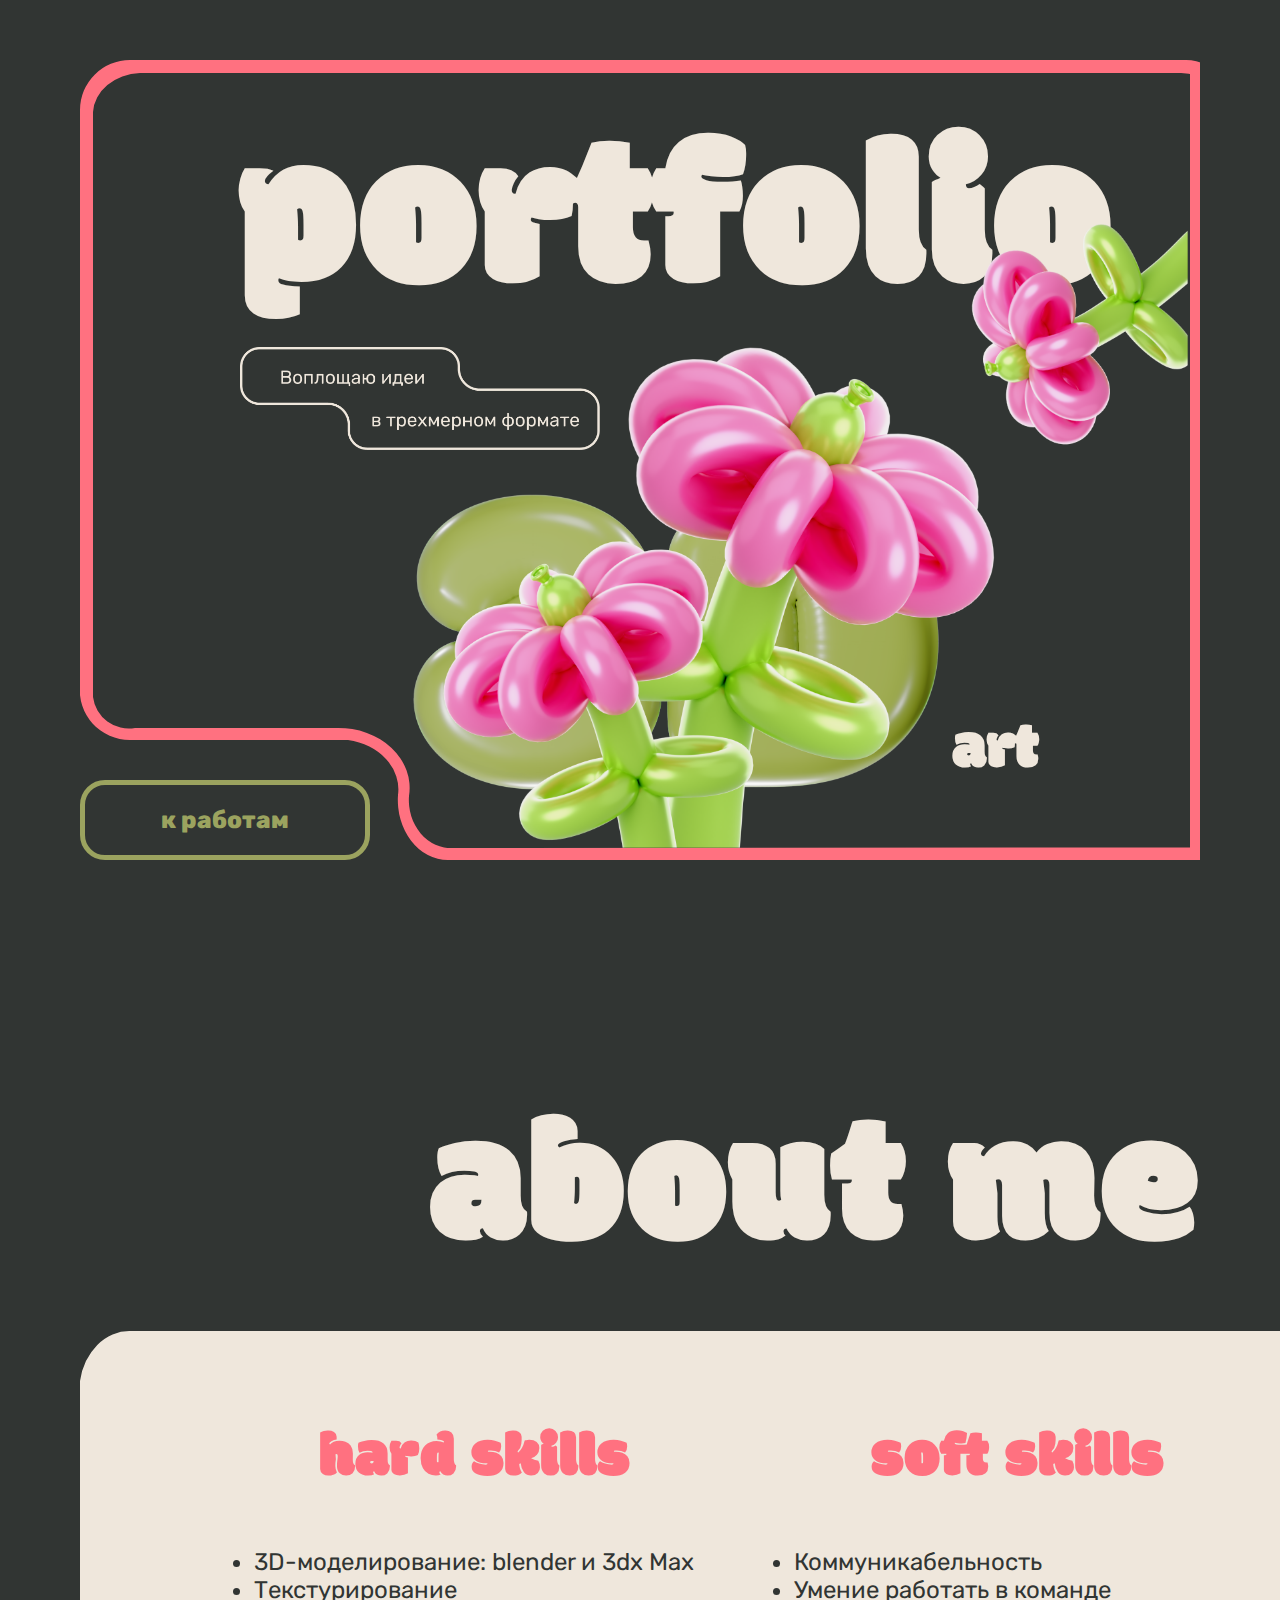
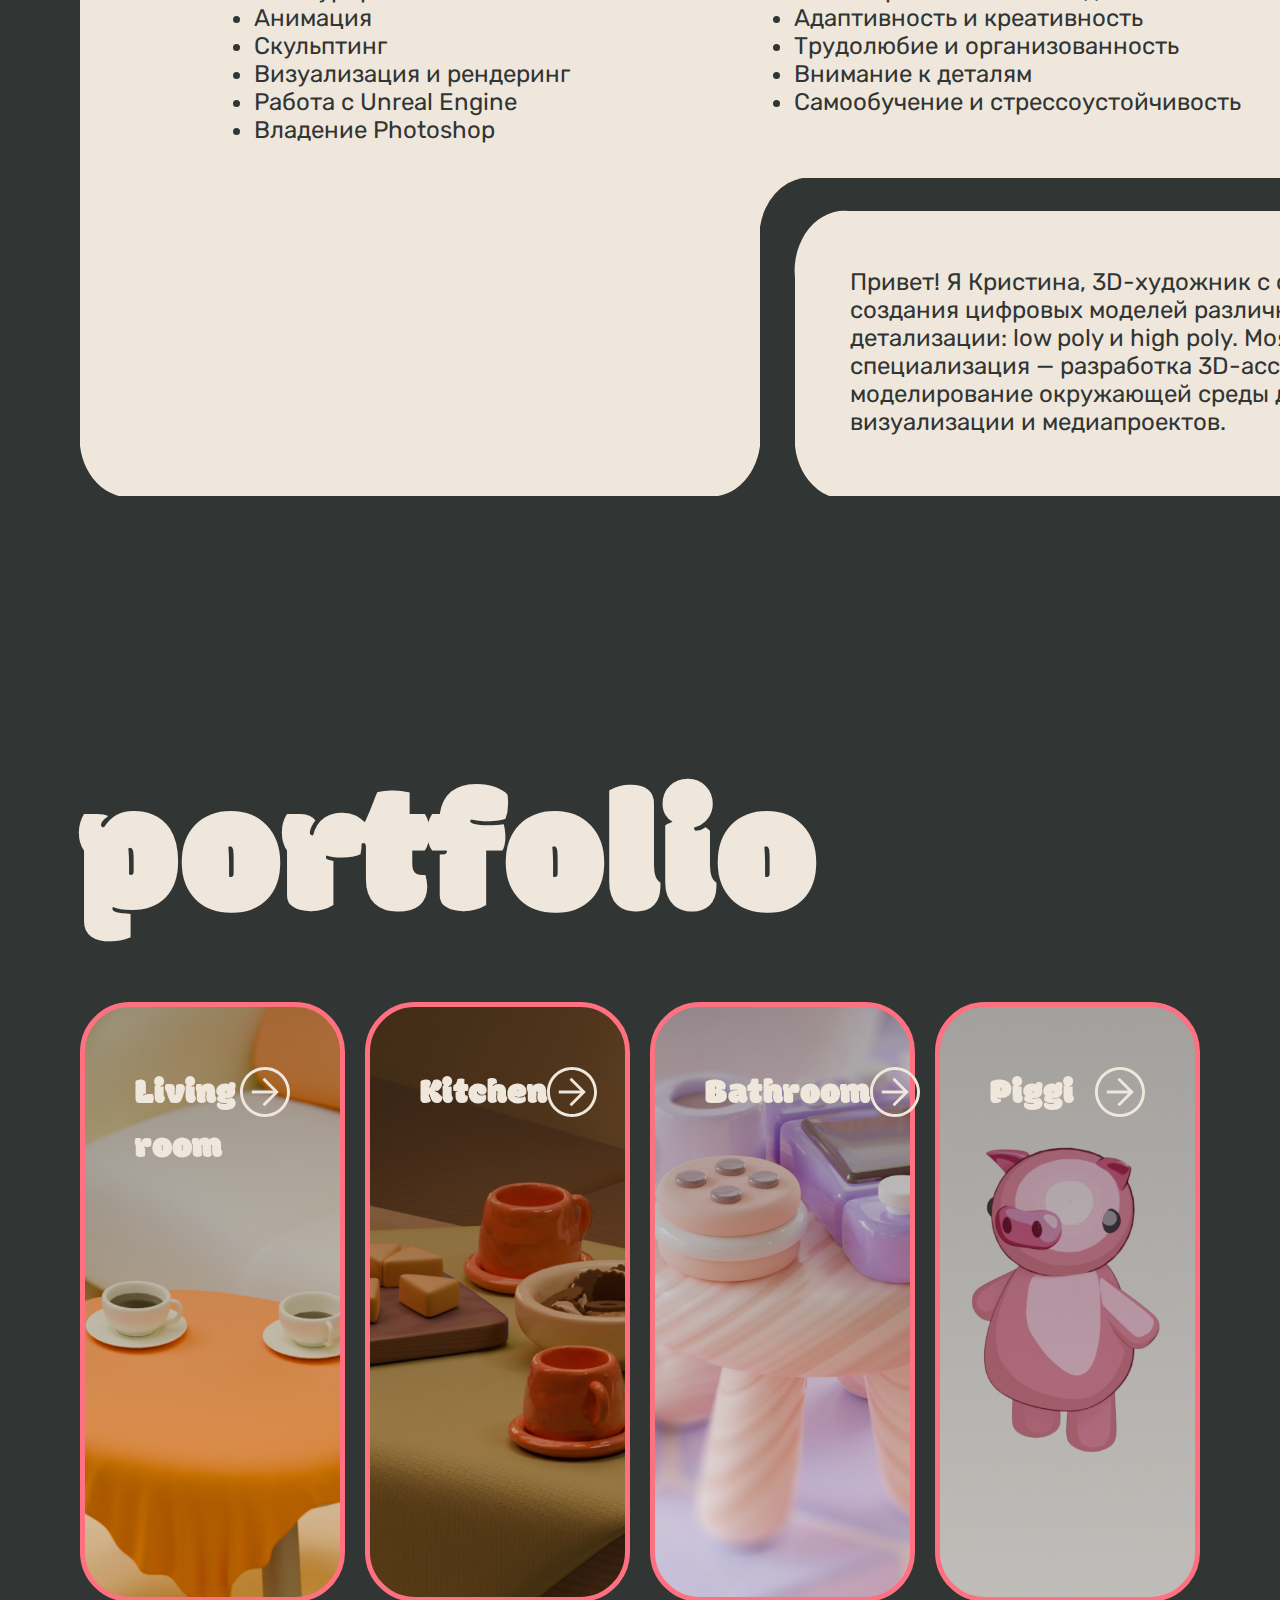
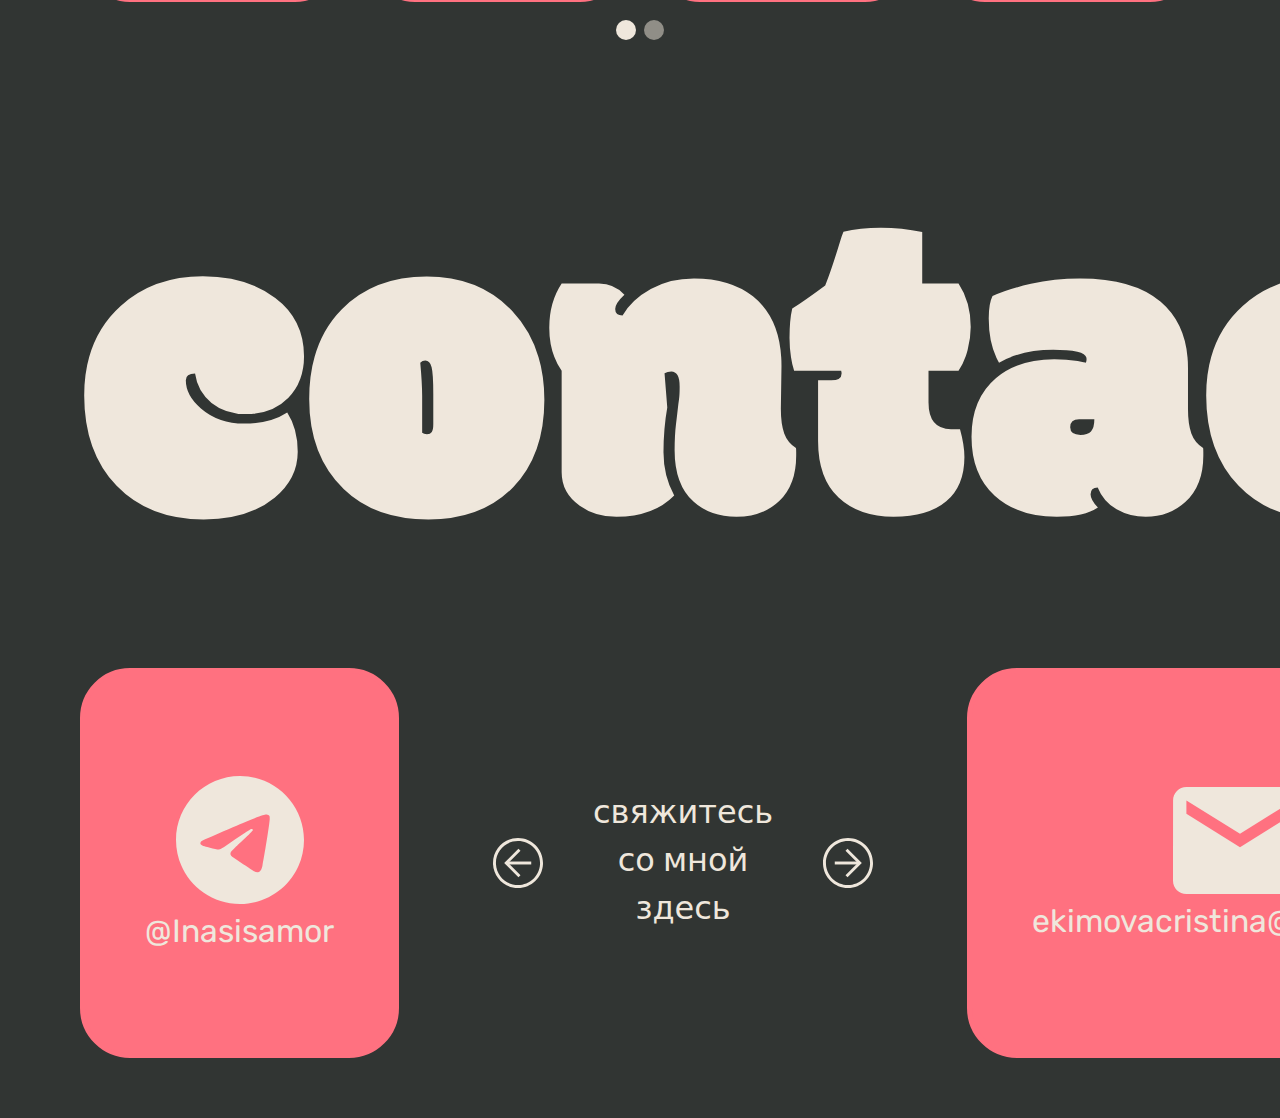
<file: index.html>
<!DOCTYPE html>
<html lang="en">
  <head>
    <meta charset="UTF-8" />
    <meta name="viewport" content="width=device-width, initial-scale=1.0" />

    <link
      rel="stylesheet"
      href="https://cdn.jsdelivr.net/npm/swiper@11/swiper-bundle.min.css"
    />
    <link rel="preconnect" href="https://fonts.googleapis.com" />
    <link rel="preconnect" href="https://fonts.gstatic.com" crossorigin />
    <link
      href="https://fonts.googleapis.com/css2?family=Modak&family=Rubik:ital,wght@0,300..900;1,300..900&display=swap"
      rel="stylesheet"
    />
    <link rel="stylesheet" href="css/main.css"/>
    <link rel="stylesheet" href="css/index.css"/>
    <title>Главная</title>
  </head>
  <body>
    <header class="header">
      <div class="header__container">
        <nav class="menu">
          <li class="menu__list">
            <a href="#about" class="list__item">обо мне</a>
          </li>
          <li class="menu__list">
            <a href="#contacts" class="list__item">контакты</a>
          </li>
        </nav>

        <section class="top">
          <div class="top__border">
            <h1 class="top__title">portfolio</h1>
            <h3 class="top__subtitle">art</h3>
            <img src="img/3d.png" alt="" class="top__img" />
          </div>

          <img src="img/flower1.png" alt="" class="top__img-flower1">
          <img src="img/flower2.png" alt="" class="top__img-flower2">
          <img src="img/top_subtitle.png" alt="" class="top__img-subtitle">
        </section>

        <a href="#portfolio" class="btn__link">к работам</a>
      </div>
    </header>

    <main class="main">
      <section class="about" id="about">
        <h2 class="about__title">about me</h2>

        <div class="about__items">
          <div class="item-first">
            <div class="about__item-text">
              <div class="text__inner">
                <h3 class="skills__subtitle">hard skills</h3>
                <li class="skilss__text">3D-моделирование: blender и 3dx Max</li>
                <li class="skilss__text">Текстурирование</li>
                <li class="skilss__text">Анимация</li>
                <li class="skilss__text">Скульптинг</li>
				<li class="skilss__text">Визуализация и рендеринг</li>
                <li class="skilss__text">Работа с Unreal Engine</li>
                <li class="skilss__text">Владение Photoshop</li>
              </div>
              <div class="text__inner">
                <h3 class="skills__subtitle">soft skills</h3>
                <li class="skilss__text">Коммуникабельность</li>
                <li class="skilss__text">Умение работать в команде</li>
                <li class="skilss__text">Адаптивность и креативность</li>
                <li class="skilss__text">Трудолюбие и организованность</li>
                <li class="skilss__text">Внимание к деталям</li>
                <li class="skilss__text">Самообучение и стрессоустойчивость</li>
              </div>
            </div>
          </div>
          <div class="item-second">
            <div class="second__text">
              <p>
                Привет! Я Кристина, 3D-художник с опытом создания цифровых моделей
                различного уровня детализации: low poly и high poly.
                Моя специализация — разработка 3D-ассетов 
				и моделирование окружающей среды для игр, визуализации и медиапроектов.
              </p>
            </div>
            <div class="second__img">
                <img src="img/about/person.jpg" alt="">
            </div>
          </div>
        </div>
      </section>

      <section class="portfolio" id="portfolio">
        <div class="porttfolio__container">
          <h2 class="portfolio__title">portfolio</h2>
          <div class="swiper mySwiper">
            <div class="swiper-wrapper">
              <div class="swiper-slide" style="background-image: url('img/slider/1.png')"> 
                <h4 class="slider__title slide_1">Living room</h4>
                <a href="works_2.html" class="slider__link" target="_blank"
                  ><img src="img/arrow.svg" alt="" class="link__img"
                /></a>
              </div>
              <div class="swiper-slide"  style="background-image: url('img/slider/2.png')">
                <h4 class="slider__title">Kitchen</h4>
                <a href="works_1.html" class="slider__link" target="_blank"
                  ><img src="img/arrow.svg" alt="" class="link__img"
                /></a>
              </div>
              <div class="swiper-slide"  style="background-image: url('img/slider/3.png')">
                <h4 class="slider__title">Bathroom</h4>
                <a href="works_3.html" class="slider__link" target="_blank"
                  ><img src="img/arrow.svg" alt="" class="link__img"
                /></a>
              </div>
              <div class="swiper-slide"  style="background-image: url('img/slider/4.png')">
                <h4 class="slider__title">Piggi</h4>
                <a href="works_4.html" class="slider__link" target="_blank"
                  ><img src="img/arrow.svg" alt="" class="link__img"
                /></a>
              </div>
              <div class="swiper-slide"  style="background-image: url('img/slider/5.png')">
                <h4 class="slider__title">Chipi</h4>
                <a href="works_5.html" class="slider__link" target="_blank"
                  ><img src="img/arrow.svg" alt="" class="link__img"
                /></a>
              </div>
            </div>
            <div class="swiper-pagination"></div>
          </div>
        </div>
      </section>
    </main>

    <footer class="footer" id="contacts">
      <div class="footer__container">
        <h1 class="footer__title">contacts</h1>
        <div class="footer__inner">
          <div class="footer__item">
            <a href="https://t.me/Inanisamor" class="footer__link"><img src="img/tg.svg" alt="" class="footer__img"/></a>
            <a href="https://t.me/Inanisamor" class="footer__link">@Inasisamor</a>
          </div>
          <div class="footer__item-text">
            <img src="img/arrow.svg" alt="" class="item__img" />
            <h3 class="footer__subtitle">свяжитесь<br />со мной здесь</h3>
            <img src="img/arrow.svg" alt="" class="item__img" />
          </div>
          <div class="footer__item">
            <a href="mailto:ekimovacristina@gmail.com" class="footer__link"><img src="img/mail.svg" alt="" class="footer__img"/></a>
            <a href="mailto:ekimovacristina@gmail.com" class="footer__link">ekimovacristina@gmail.com</a>
          </div>
        </div>
      </div>
    </footer>

    <script src="https://cdn.jsdelivr.net/npm/swiper@11/swiper-bundle.min.js"></script>
    <script src="js/js.js"></script>
  </body>
</html>
</file>
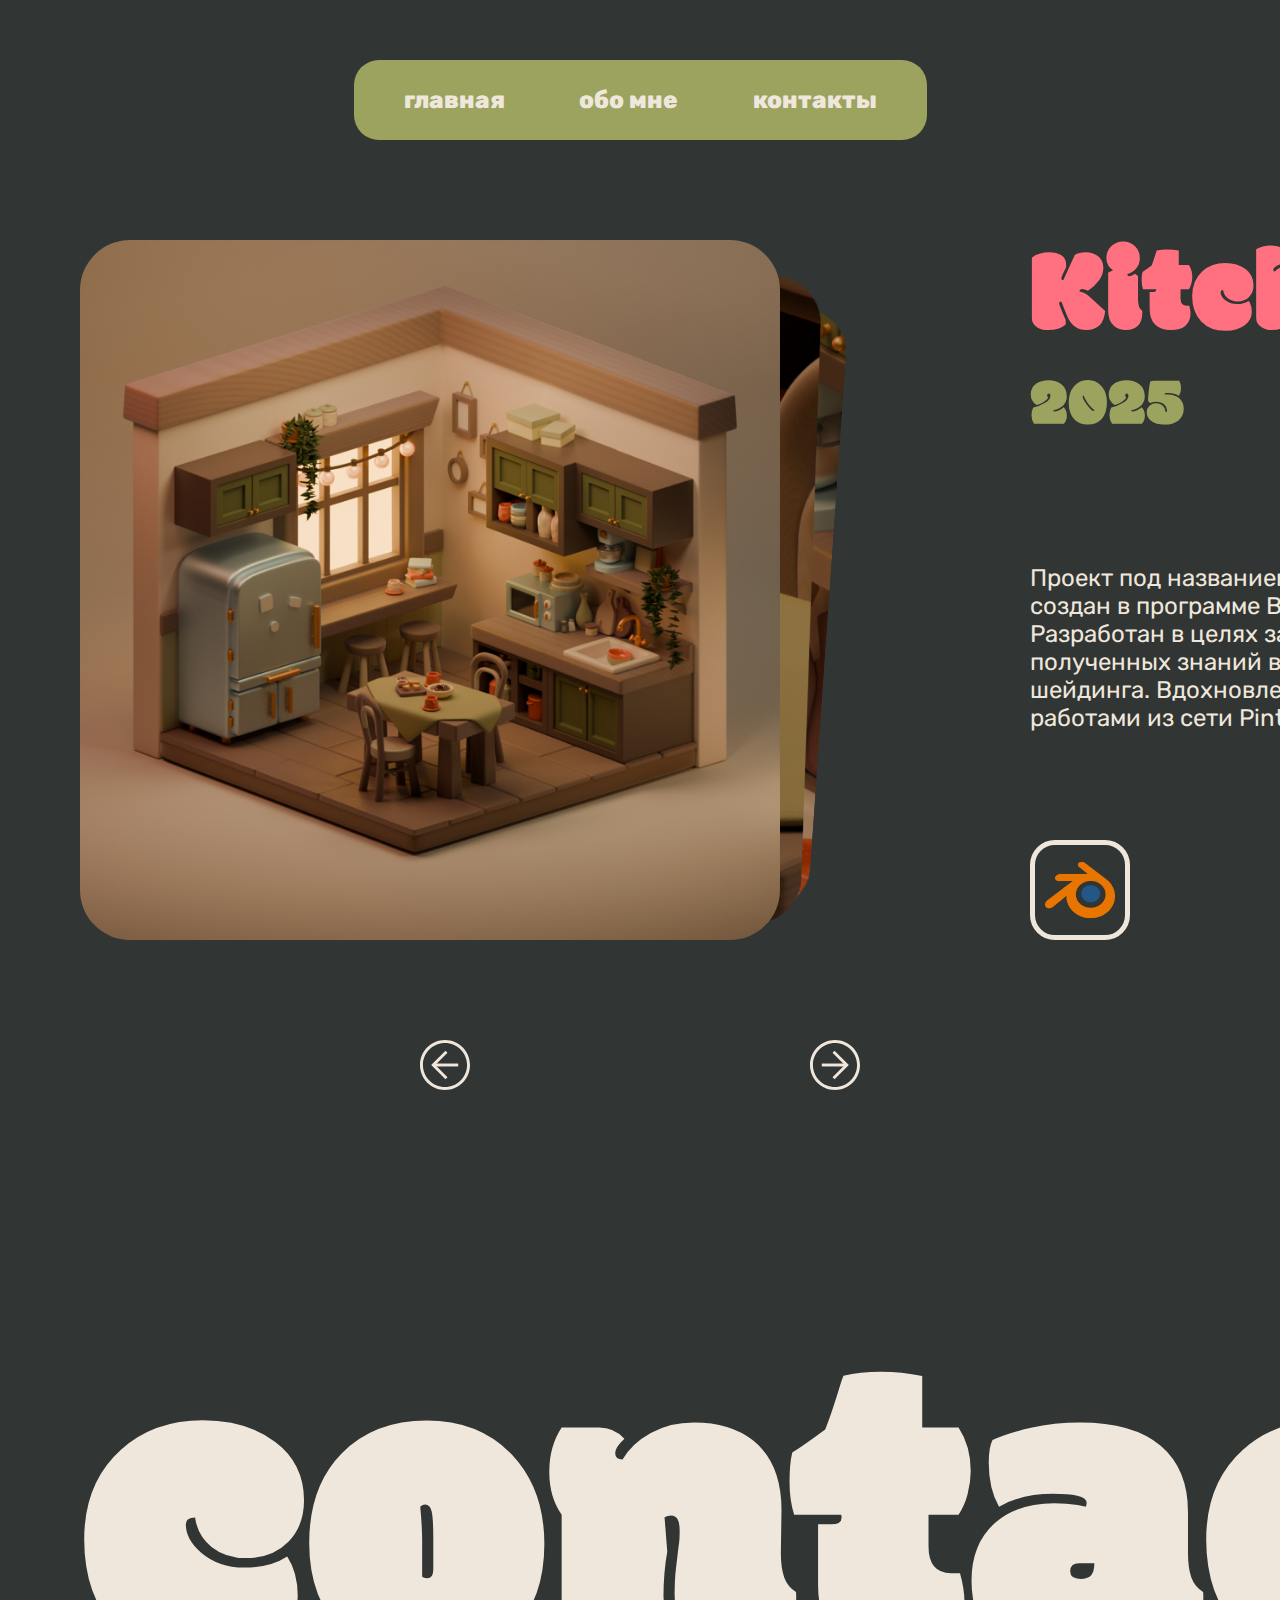
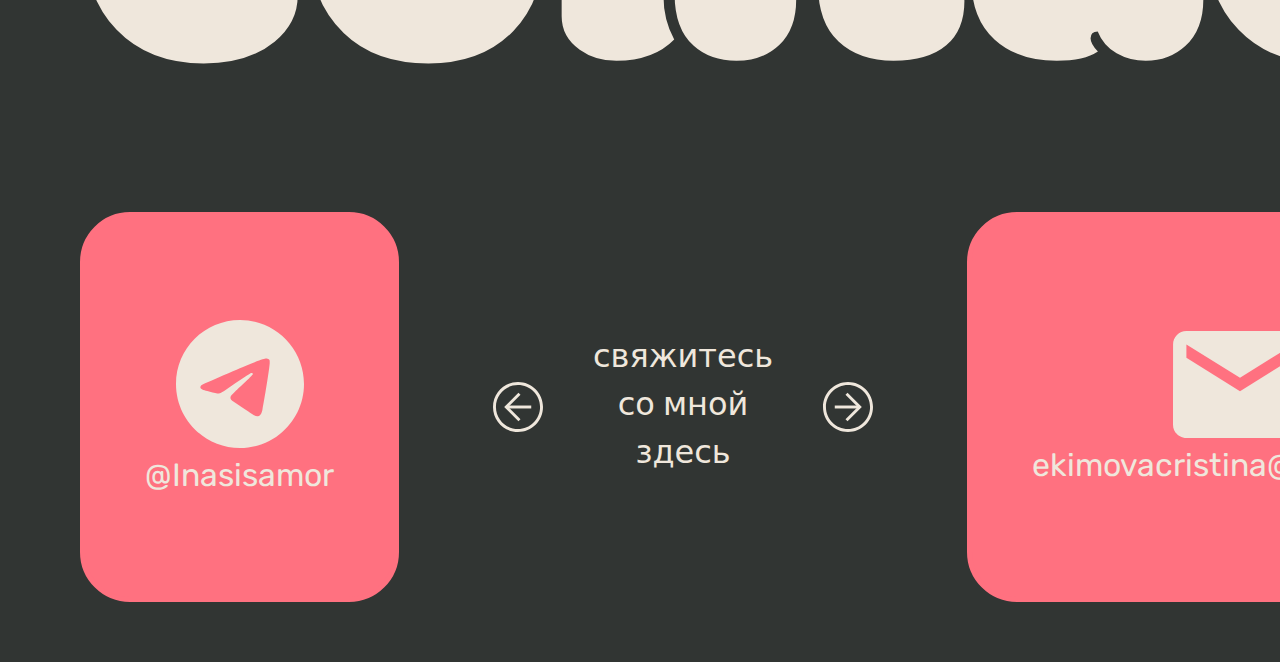
<file: works_1.html>
<!DOCTYPE html>
<html lang="en">
  <head>
    <meta charset="UTF-8" />
    <meta name="viewport" content="width=device-width, initial-scale=1.0" />

    <link rel="stylesheet" href="https://cdn.jsdelivr.net/npm/swiper@11/swiper-bundle.min.css"/>
    <link rel="preconnect" href="https://fonts.googleapis.com" />
    <link rel="preconnect" href="https://fonts.gstatic.com" crossorigin />
    <link href="https://fonts.googleapis.com/css2?family=Modak&family=Rubik:ital,wght@0,300..900;1,300..900&display=swap" rel="stylesheet"/>
    
    <link rel="stylesheet" href="css/main.css">
    <link rel="stylesheet" href="css/works.css" />
    <title>Работа 1</title>
  </head>
  <body>
    <header class="header">
      <div class="header__container">
        <nav class="menu">
          <li class="menu__list"><a href="index.html" class="list__item">главная</a></li>
          <li class="menu__list"><a href="index.html #about" class="list__item">обо мне</a></li>
          <li class="menu__list"><a href="#contacts" class="list__item">контакты</a></li>
        </nav>
      </div>
    </header>

    <main class="main">
      <section class="works">
        <div class="works__container">
          <div class="swiper mySwiper">
            <div class="swiper-wrapper works_1">
              <div class="swiper-slide"></div>
              <div class="swiper-slide"></div>
              <div class="swiper-slide"></div>
            </div>
          </div>

          <div class="works_content">
            <div class="content__item">
              <h2 class="works__title">Kitchen</h2>
              <h3 class="works__subtitle">2025</h3>
            </div>
            <p class="works__text">
              Проект под названием "Kitchen" создан в программе  Blender.
			  Разработан в целях закрепления полученных знаний в сфере шейдинга.
              Вдохновлен многими работами из сети Pinterest.
            </p>

            <div class="content__program">
              <img src="img/blender.png" alt="" class="works__item-img" />
              <!-- <img src="" alt="" class="works__item-img" /> -->
              <!-- <img src="" alt="" class="works__item-img" /> -->
            </div>
          </div>
        </div>
      </section>
      <section class="works__btn">
        <a href="works_1.html" class="works__link"><img src="img/arrow_prev.svg" alt="" class="link__img"></a>
        <a href="works_3.html" class="works__link"><img src="img/arrow.svg" alt="" class="link__img"></a>
      </section>

    </main>

    <footer class="footer" id="contacts">
      <div class="footer__container">
        <h1 class="footer__title">contacts</h1>
        <div class="footer__inner">
          <div class="footer__item">
            <a href="https://t.me/Inanisamor" class="footer__link"><img src="img/tg.svg" alt="" class="footer__img"/></a>
            <a href="https://t.me/Inanisamor" class="footer__link">@Inasisamor</a>
          </div>
          <div class="footer__item-text">
            <img src="img/arrow.svg" alt="" class="item__img" />
            <h3 class="footer__subtitle">свяжитесь<br />со мной здесь</h3>
            <img src="img/arrow.svg" alt="" class="item__img" />
          </div>
          <div class="footer__item">
            <a href="mailto:ekimovacristina@gmail.com" class="footer__link"><img src="img/mail.svg" alt="" class="footer__img"/></a>
            <a href="mailto:ekimovacristina@gmail.com" class="footer__link">ekimovacristina@gmail.com</a>
          </div>
        </div>
      </div>
    </footer>
    <script src="https://cdn.jsdelivr.net/npm/swiper@11/swiper-bundle.min.js"></script>
    <script src="js/js_works.js"></script>
  </body>
</html>
</file>
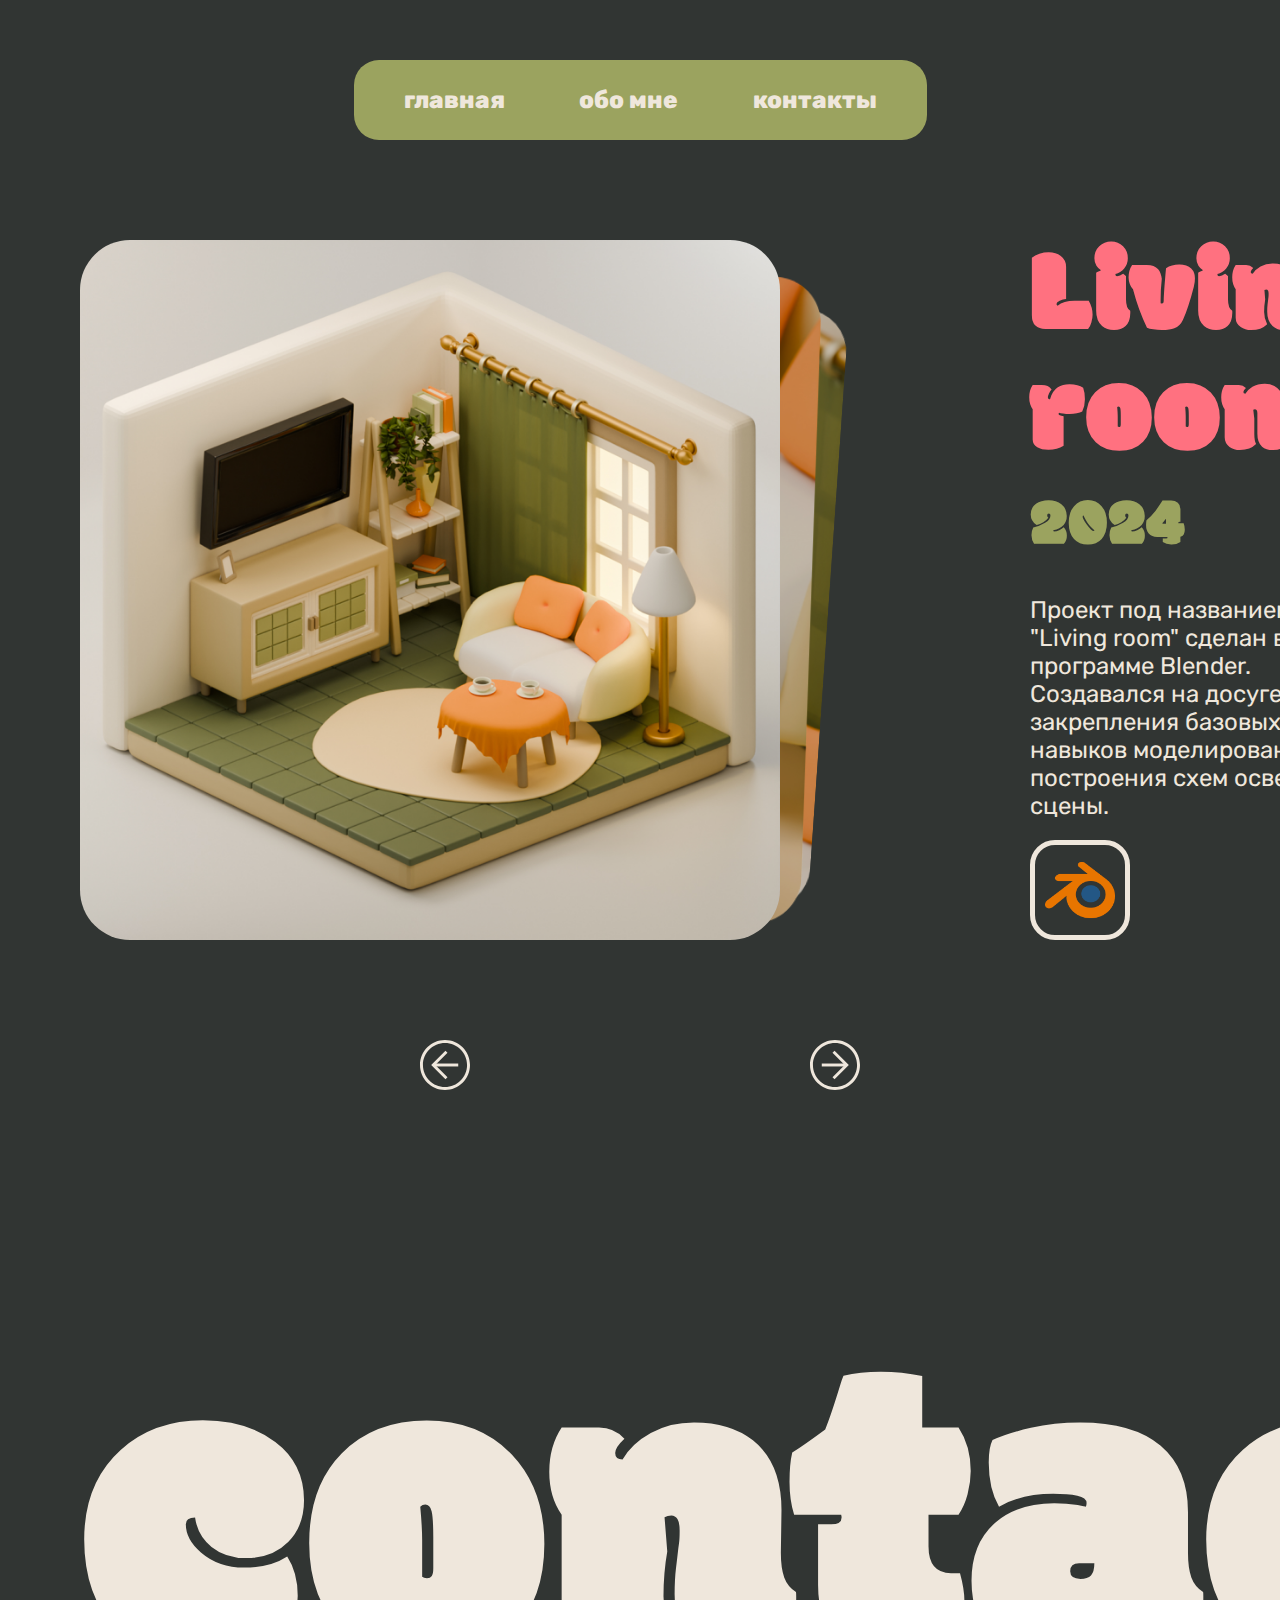
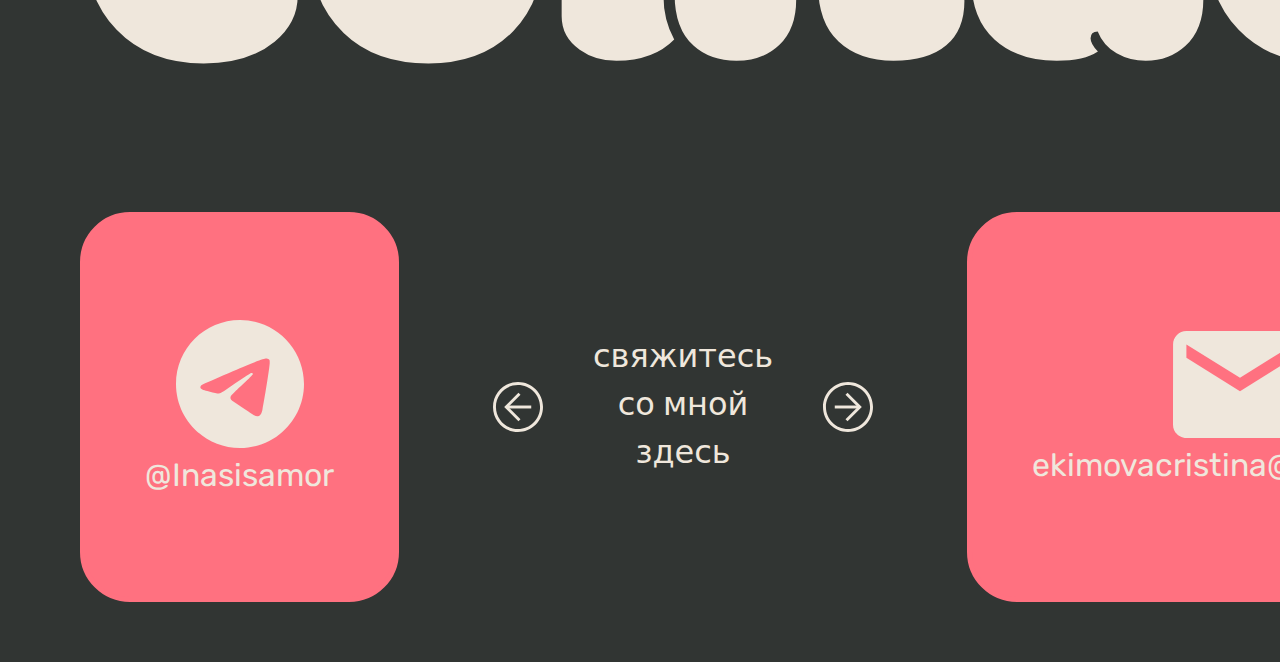
<file: works_2.html>
<!DOCTYPE html>
<html lang="en">
  <head>
    <meta charset="UTF-8" />
    <meta name="viewport" content="width=device-width, initial-scale=1.0" />

    <link
      rel="stylesheet"
      href="https://cdn.jsdelivr.net/npm/swiper@11/swiper-bundle.min.css"
    />
    <link rel="preconnect" href="https://fonts.googleapis.com" />
    <link rel="preconnect" href="https://fonts.gstatic.com" crossorigin />
    <link
      href="https://fonts.googleapis.com/css2?family=Modak&family=Rubik:ital,wght@0,300..900;1,300..900&display=swap"
      rel="stylesheet"
    />

    <link rel="stylesheet" href="css/main.css" />
    <link rel="stylesheet" href="css/works.css" />
    <title>Работа 2</title>
  </head>
  <body>
    <header class="header">
      <div class="header__container">
        <nav class="menu">
          <li class="menu__list">
            <a href="index.html" class="list__item">главная</a>
          </li>
          <li class="menu__list">
            <a href="index.html #about" class="list__item">обо мне</a>
          </li>
          <li class="menu__list">
            <a href="#contacts" class="list__item">контакты</a>
          </li>
        </nav>
      </div>
    </header>

    <main class="main">
      <section class="works">
        <div class="works__container">
          <div class="swiper mySwiper">
            <div class="swiper-wrapper works_2">
              <div class="swiper-slide"></div>
              <div class="swiper-slide"></div>
              <div class="swiper-slide"></div>
            </div>
          </div>

          <div class="works_content">
            <div class="content__item">
              <h2 class="works__title">Living room</h2>
              <h3 class="works__subtitle">2024</h3>
            </div>
            <p class="works__text">
              Проект под названием "Living room" сделан в программе Blender.
              Создавался на досуге для закрепления базовых навыков моделирования
              и построения схем освещения сцены.
            </p>

            <div class="content__program">
              <img src="img/blender.png" alt="" class="works__item-img" />
            </div>
          </div>
        </div>
      </section>
      <section class="works__btn">
        <a href="works_5.html" class="works__link"
          ><img src="img/arrow_prev.svg" alt="" class="link__img"
        /></a>
        <a href="works_1.html" class="works__link"
          ><img src="img/arrow.svg" alt="" class="link__img"
        /></a>
      </section>
    </main>

    <footer class="footer" id="contacts">
      <div class="footer__container">
        <h1 class="footer__title">contacts</h1>
        <div class="footer__inner">
          <div class="footer__item">
            <a href="https://t.me/Inanisamor" class="footer__link"><img src="img/tg.svg" alt="" class="footer__img"/></a>
            <a href="https://t.me/Inanisamor" class="footer__link">@Inasisamor</a>
          </div>
          <div class="footer__item-text">
            <img src="img/arrow.svg" alt="" class="item__img" />
            <h3 class="footer__subtitle">свяжитесь<br />со мной здесь</h3>
            <img src="img/arrow.svg" alt="" class="item__img" />
          </div>
          <div class="footer__item">
            <a href="mailto:ekimovacristina@gmail.com" class="footer__link"><img src="img/mail.svg" alt="" class="footer__img"/></a>
            <a href="mailto:ekimovacristina@gmail.com" class="footer__link">ekimovacristina@gmail.com</a>
          </div>
        </div>
      </div>
    </footer>
    <script src="https://cdn.jsdelivr.net/npm/swiper@11/swiper-bundle.min.js"></script>
    <script src="js/js_works.js"></script>
  </body>
</html>
</file>
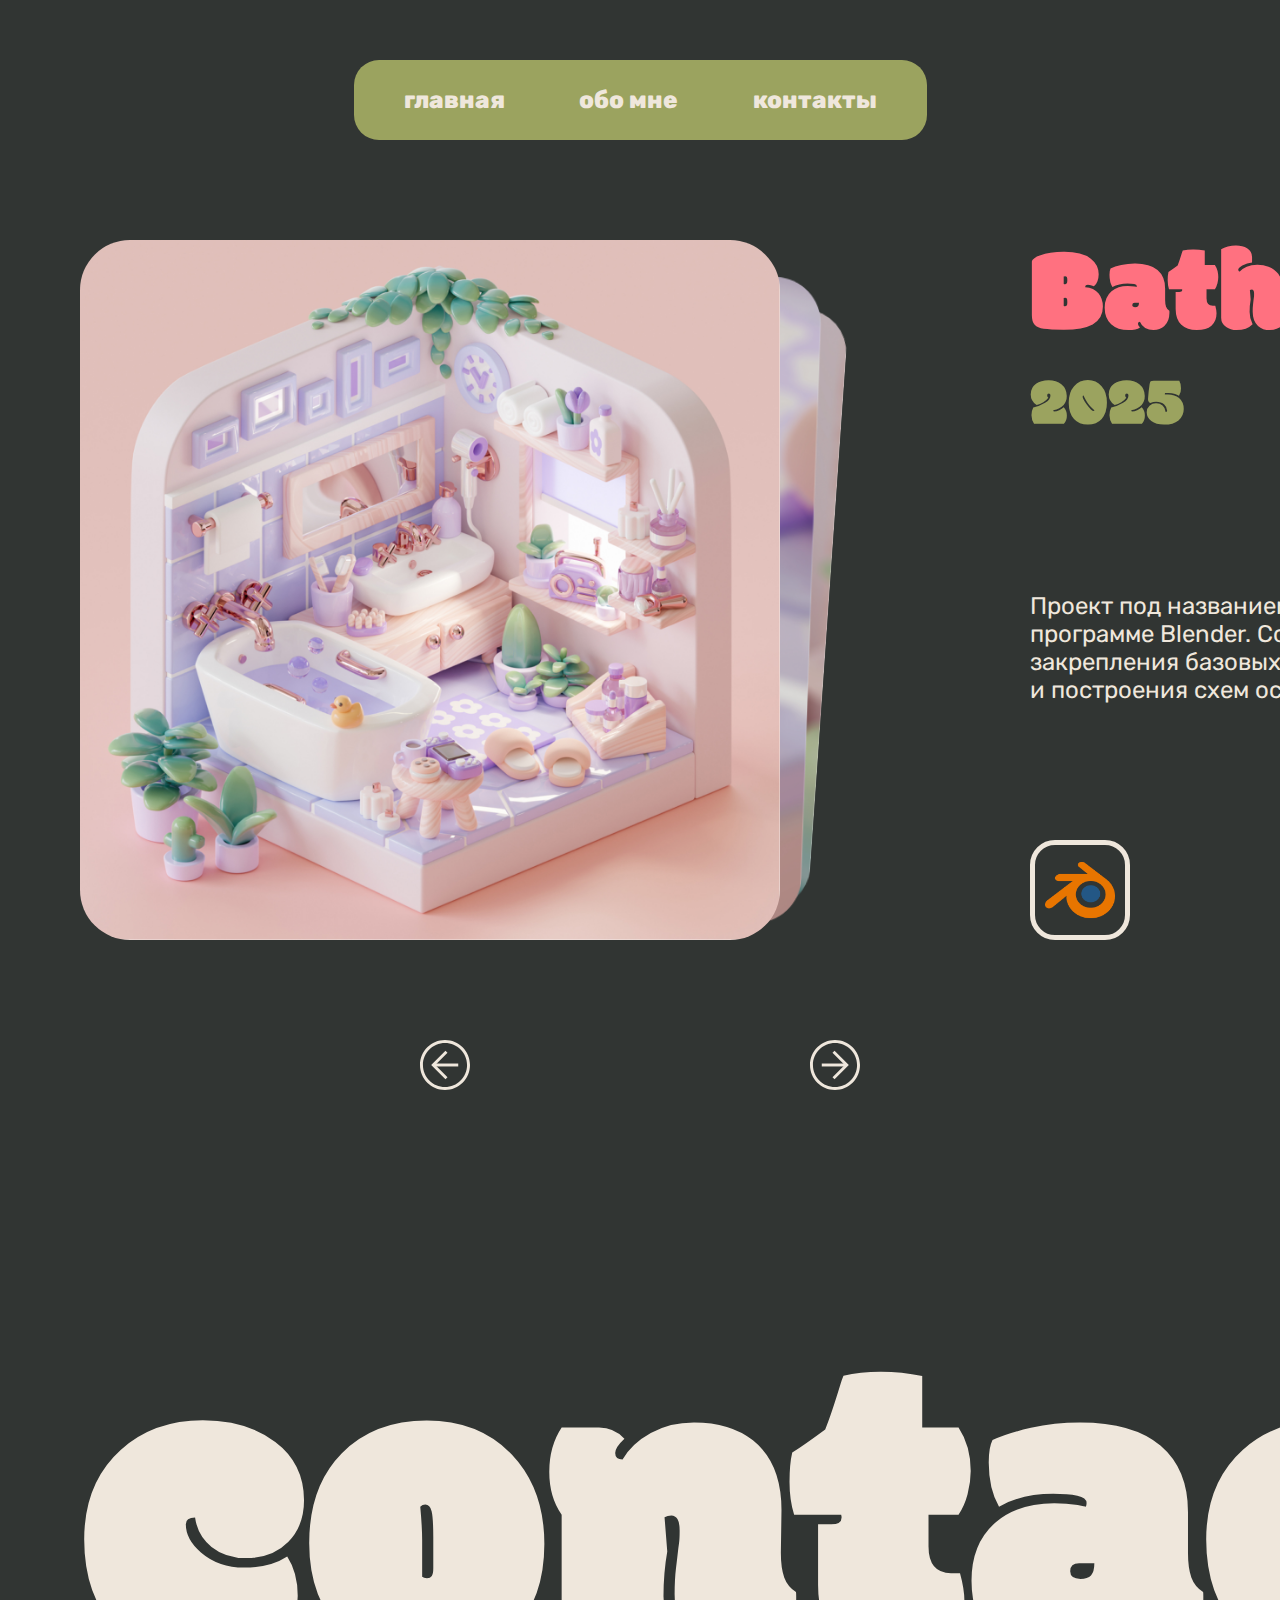
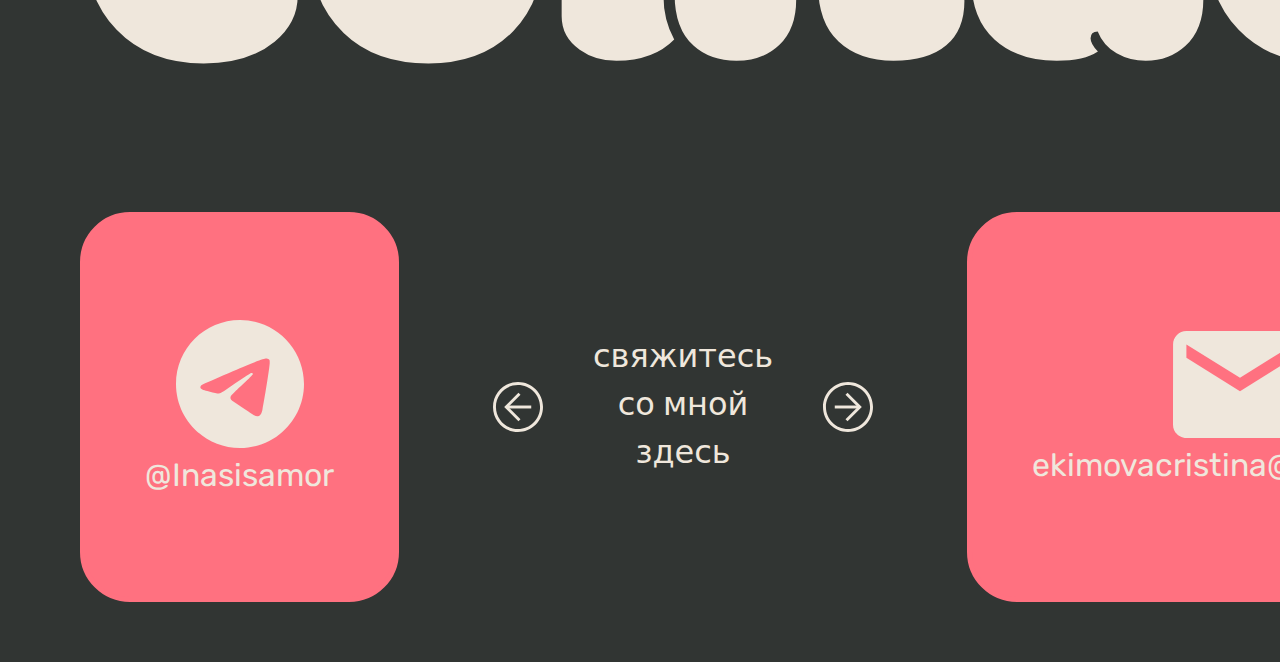
<file: works_3.html>
<!DOCTYPE html>
<html lang="en">
  <head>
    <meta charset="UTF-8" />
    <meta name="viewport" content="width=device-width, initial-scale=1.0" />

    <link rel="stylesheet" href="https://cdn.jsdelivr.net/npm/swiper@11/swiper-bundle.min.css"/>
    <link rel="preconnect" href="https://fonts.googleapis.com" />
    <link rel="preconnect" href="https://fonts.gstatic.com" crossorigin />
    <link href="https://fonts.googleapis.com/css2?family=Modak&family=Rubik:ital,wght@0,300..900;1,300..900&display=swap" rel="stylesheet"/>
    
    <link rel="stylesheet" href="css/main.css">
    <link rel="stylesheet" href="css/works.css" />
    <title>Работа 3</title>
  </head>
  <body>
    <header class="header">
      <div class="header__container">
        <nav class="menu">
          <li class="menu__list"><a href="index.html" class="list__item">главная</a></li>
          <li class="menu__list"><a href="index.html #about" class="list__item">обо мне</a></li>
          <li class="menu__list"><a href="#contacts" class="list__item">контакты</a></li>
        </nav>
      </div>
    </header>

    <main class="main">
      <section class="works">
        <div class="works__container">
          <div class="swiper mySwiper">
            <div class="swiper-wrapper works_3">
              <div class="swiper-slide"></div>
              <div class="swiper-slide"></div>
              <div class="swiper-slide"></div>
            </div>
          </div>

          <div class="works_content">
            <div class="content__item">
              <h2 class="works__title">Bathroom</h2>
              <h3 class="works__subtitle">2025</h3>
            </div>
            <p class="works__text">
              Проект под названием "Bathroom" сделан в программе  Blender.  Создавался на досуге для закрепления базовых навыков моделирования и построения схем освещения сцены.
            </p>

            <div class="content__program">
              <img src="img/blender.png" alt="" class="works__item-img" />
            </div>
          </div>
        </div>
      </section>
      <section class="works__btn">
        <a href="works_1.html" class="works__link"><img src="img/arrow_prev.svg" alt="" class="link__img"></a>
        <a href="works_4.html" class="works__link"><img src="img/arrow.svg" alt="" class="link__img"></a>
      </section>

    </main>

    <footer class="footer" id="contacts">
      <div class="footer__container">
        <h1 class="footer__title">contacts</h1>
        <div class="footer__inner">
          <div class="footer__item">
            <a href="https://t.me/Inanisamor" class="footer__link"><img src="img/tg.svg" alt="" class="footer__img"/></a>
            <a href="https://t.me/Inanisamor" class="footer__link">@Inasisamor</a>
          </div>
          <div class="footer__item-text">
            <img src="img/arrow.svg" alt="" class="item__img" />
            <h3 class="footer__subtitle">свяжитесь<br />со мной здесь</h3>
            <img src="img/arrow.svg" alt="" class="item__img" />
          </div>
          <div class="footer__item">
            <a href="mailto:ekimovacristina@gmail.com" class="footer__link"><img src="img/mail.svg" alt="" class="footer__img"/></a>
            <a href="mailto:ekimovacristina@gmail.com" class="footer__link">ekimovacristina@gmail.com</a>
          </div>
        </div>
      </div>
    </footer>
    <script src="https://cdn.jsdelivr.net/npm/swiper@11/swiper-bundle.min.js"></script>
    <script src="js/js_works.js"></script>
  </body>
</html>
</file>
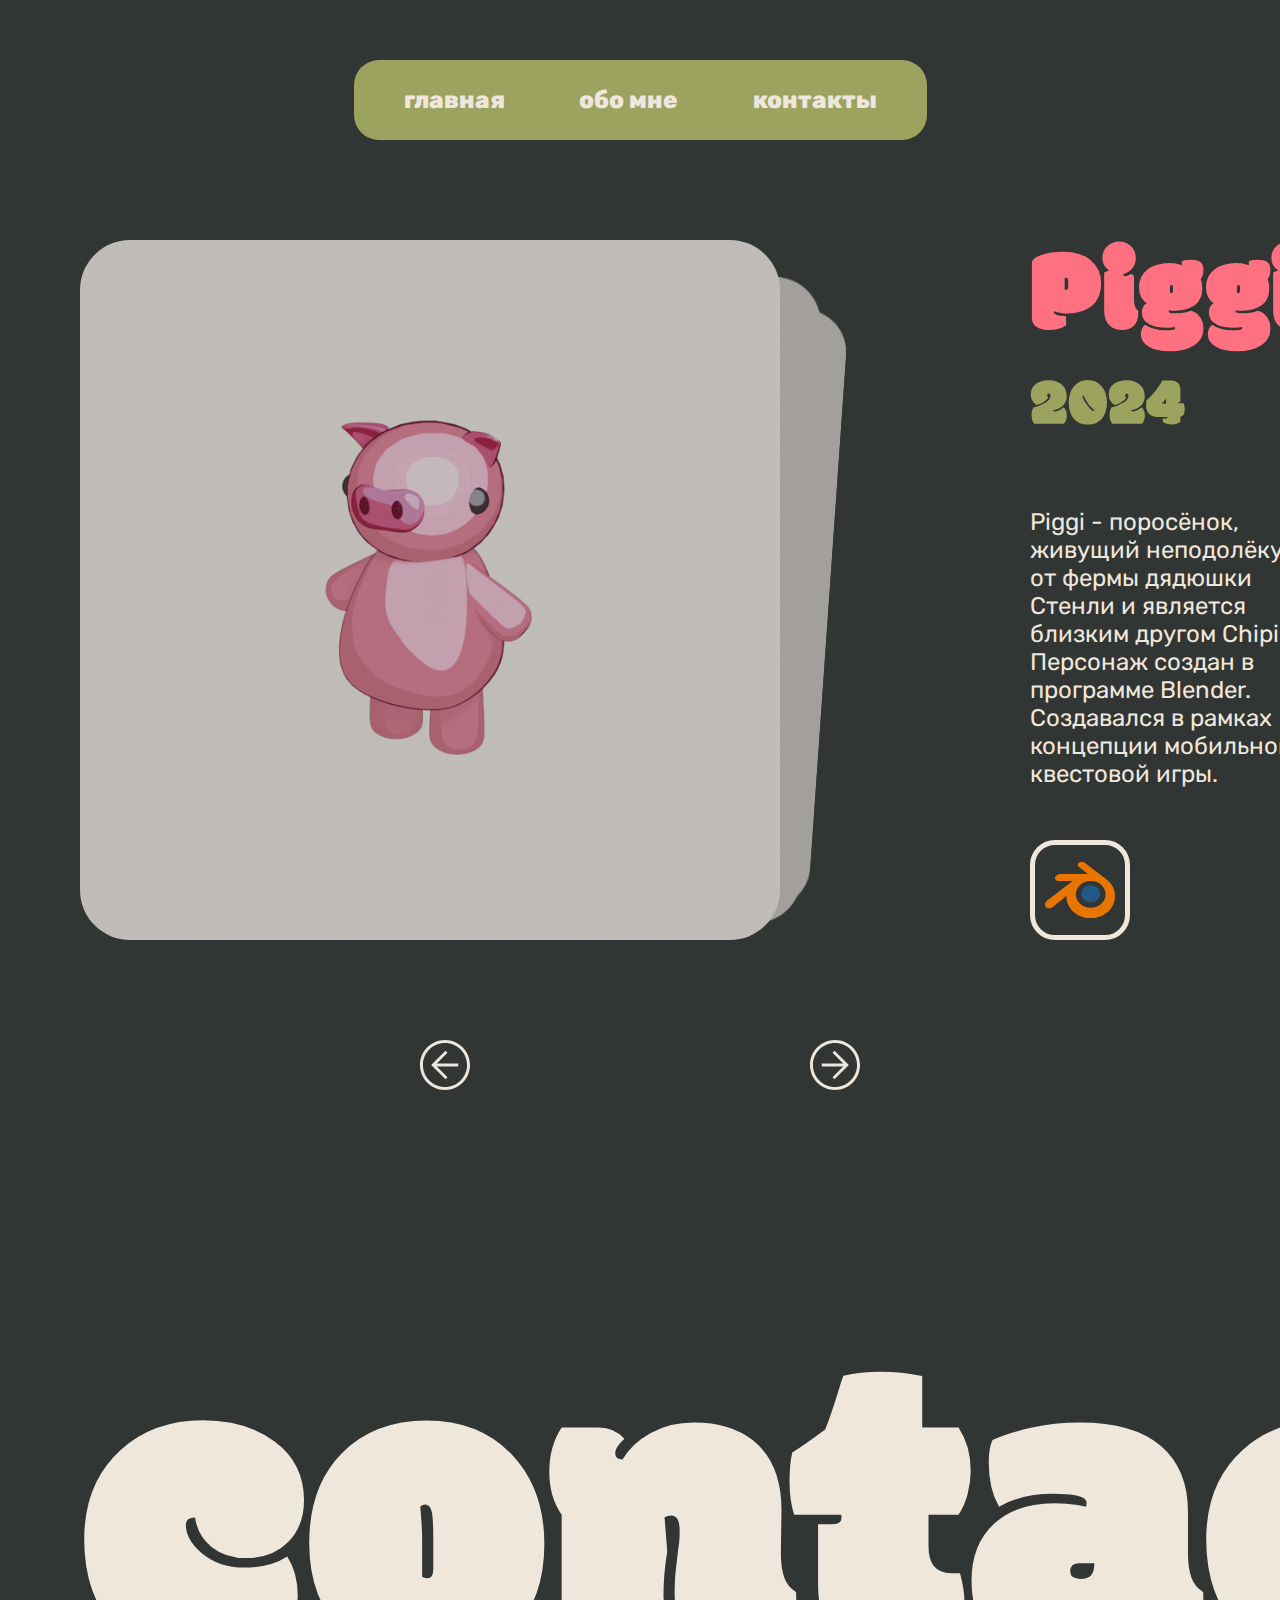
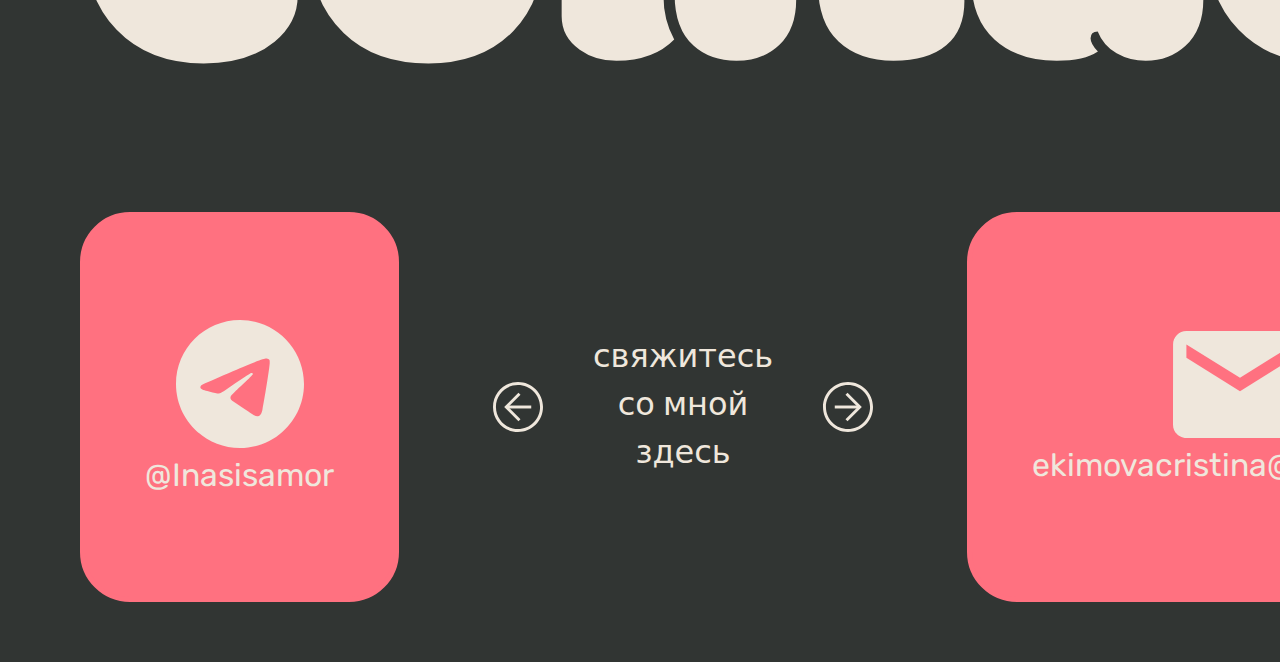
<file: works_4.html>
<!DOCTYPE html>
<html lang="en">
  <head>
    <meta charset="UTF-8" />
    <meta name="viewport" content="width=device-width, initial-scale=1.0" />

    <link
      rel="stylesheet"
      href="https://cdn.jsdelivr.net/npm/swiper@11/swiper-bundle.min.css"
    />
    <link rel="preconnect" href="https://fonts.googleapis.com" />
    <link rel="preconnect" href="https://fonts.gstatic.com" crossorigin />
    <link
      href="https://fonts.googleapis.com/css2?family=Modak&family=Rubik:ital,wght@0,300..900;1,300..900&display=swap"
      rel="stylesheet"
    />

    <link rel="stylesheet" href="css/main.css" />
    <link rel="stylesheet" href="css/works.css" />
    <title>Работа 4</title>
  </head>
  <body>
    <header class="header">
      <div class="header__container">
        <nav class="menu">
          <li class="menu__list">
            <a href="index.html" class="list__item">главная</a>
          </li>
          <li class="menu__list">
            <a href="index.html #about" class="list__item">обо мне</a>
          </li>
          <li class="menu__list">
            <a href="#contacts" class="list__item">контакты</a>
          </li>
        </nav>
      </div>
    </header>

    <main class="main">
      <section class="works">
        <div class="works__container">
          <div class="swiper mySwiper">
            <div class="swiper-wrapper works_4">
              <div class="swiper-slide"></div>
              <div class="swiper-slide"></div>
              <div class="swiper-slide"></div>
            </div>
          </div>

          <div class="works_content">
            <div class="content__item">
              <h2 class="works__title">Piggi</h2>
              <h3 class="works__subtitle">2024</h3>
            </div>
            <p class="works__text">
              Piggi - поросёнок, живущий неподолёку от фермы дядюшки Стенли и является близким другом Chipi.
Персонаж создан в программе  Blender.  Создавался в рамках концепции мобильной квестовой  игры.
            </p>

            <div class="content__program">
              <img src="img/blender.png" alt="" class="works__item-img" />
            </div>
          </div>
        </div>
      </section>
      <section class="works__btn">
        <a href="works_3.html" class="works__link"
          ><img src="img/arrow_prev.svg" alt="" class="link__img"
        /></a>
        <a href="works_5.html" class="works__link"
          ><img src="img/arrow.svg" alt="" class="link__img"
        /></a>
      </section>
    </main>

    <footer class="footer" id="contacts">
      <div class="footer__container">
        <h1 class="footer__title">contacts</h1>
        <div class="footer__inner">
          <div class="footer__item">
            <a href="https://t.me/Inanisamor" class="footer__link"><img src="img/tg.svg" alt="" class="footer__img"/></a>
            <a href="https://t.me/Inanisamor" class="footer__link">@Inasisamor</a>
          </div>
          <div class="footer__item-text">
            <img src="img/arrow.svg" alt="" class="item__img" />
            <h3 class="footer__subtitle">свяжитесь<br />со мной здесь</h3>
            <img src="img/arrow.svg" alt="" class="item__img" />
          </div>
          <div class="footer__item">
            <a href="mailto:ekimovacristina@gmail.com" class="footer__link"><img src="img/mail.svg" alt="" class="footer__img"/></a>
            <a href="mailto:ekimovacristina@gmail.com" class="footer__link">ekimovacristina@gmail.com</a>
          </div>
        </div>
      </div>
    </footer>
    <script src="https://cdn.jsdelivr.net/npm/swiper@11/swiper-bundle.min.js"></script>
    <script src="js/js_works.js"></script>
  </body>
</html>
</file>
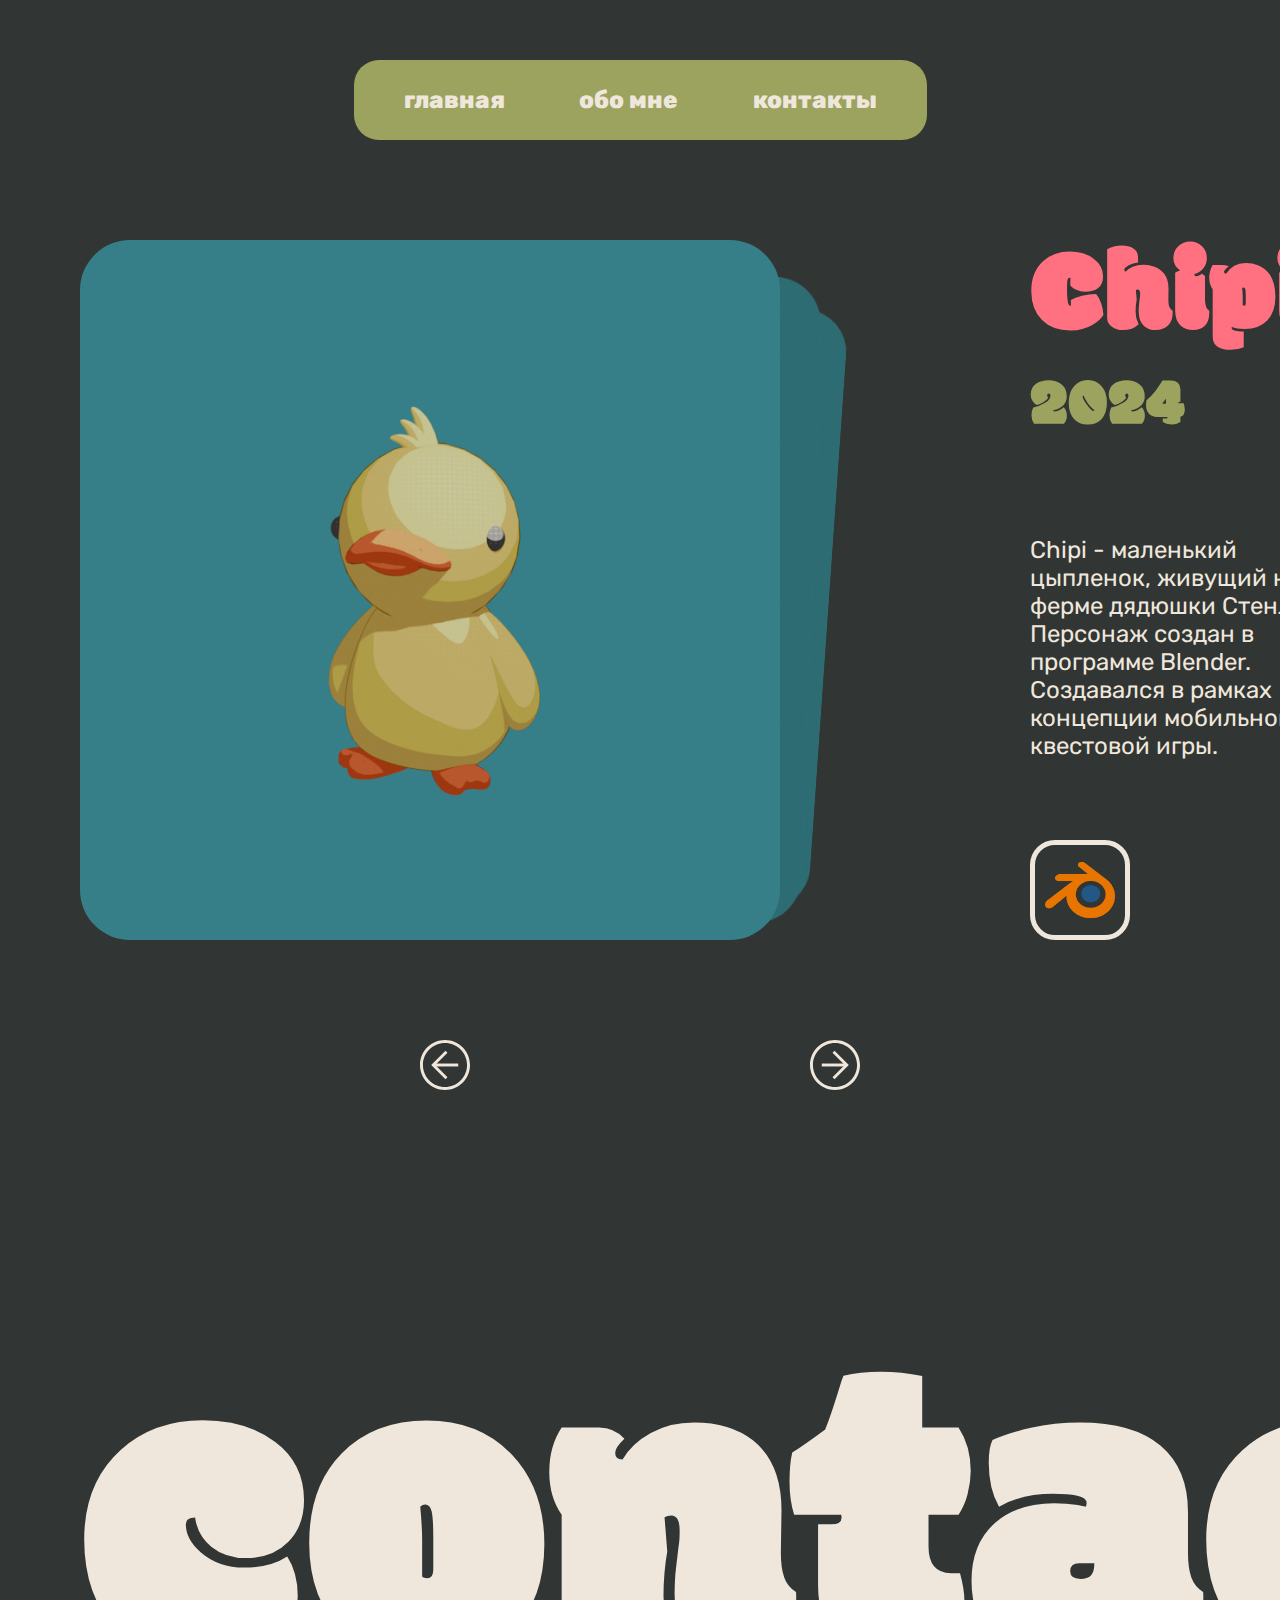
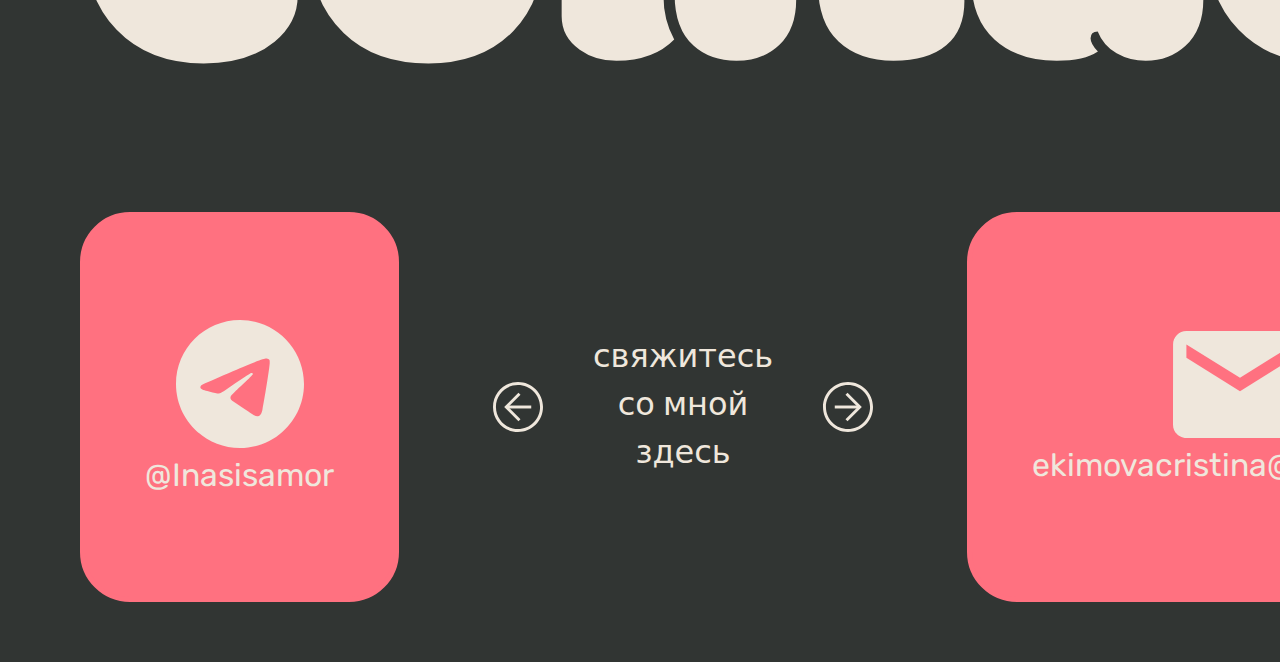
<file: works_5.html>
<!DOCTYPE html>
<html lang="en">
  <head>
    <meta charset="UTF-8" />
    <meta name="viewport" content="width=device-width, initial-scale=1.0" />

    <link rel="stylesheet" href="https://cdn.jsdelivr.net/npm/swiper@11/swiper-bundle.min.css"/>
    <link rel="preconnect" href="https://fonts.googleapis.com" />
    <link rel="preconnect" href="https://fonts.gstatic.com" crossorigin />
    <link href="https://fonts.googleapis.com/css2?family=Modak&family=Rubik:ital,wght@0,300..900;1,300..900&display=swap" rel="stylesheet"/>
    
    <link rel="stylesheet" href="css/main.css">
    <link rel="stylesheet" href="css/works.css" />
    <title>Работа 5</title>
  </head>
  <body>
    <header class="header">
      <div class="header__container">
        <nav class="menu">
          <li class="menu__list"><a href="index.html" class="list__item">главная</a></li>
          <li class="menu__list"><a href="index.html #about" class="list__item">обо мне</a></li>
          <li class="menu__list"><a href="#contacts" class="list__item">контакты</a></li>
        </nav>
      </div>
    </header>

    <main class="main">
      <section class="works">
        <div class="works__container">
          <div class="swiper mySwiper">
            <div class="swiper-wrapper works_5">
              <div class="swiper-slide"></div>
              <div class="swiper-slide"></div>
              <div class="swiper-slide"></div>
            </div>
          </div>

          <div class="works_content">
            <div class="content__item">
              <h2 class="works__title">Chipi</h2>
              <h3 class="works__subtitle">2024</h3>
            </div>
            <p class="works__text">
              Chipi - маленький цыпленок, живущий на ферме дядюшки Стенли.
              Персонаж создан в программе Blender. Создавался в рамках концепции
              мобильной квестовой игры.
            </p>

            <div class="content__program">
              <img src="img/blender.png" alt="" class="works__item-img" />
            </div>
          </div>
        </div>
      </section>
      <section class="works__btn">
        <a href="works_4.html" class="works__link"><img src="img/arrow_prev.svg" alt="" class="link__img"></a>
        <a href="works_2.html" class="works__link"><img src="img/arrow.svg" alt="" class="link__img"></a>
      </section>

    </main>

    <footer class="footer" id="contacts">
      <div class="footer__container">
        <h1 class="footer__title">contacts</h1>
        <div class="footer__inner">
          <div class="footer__item">
            <a href="https://t.me/Inanisamor" class="footer__link"><img src="img/tg.svg" alt="" class="footer__img"/></a>
            <a href="https://t.me/Inanisamor" class="footer__link">@Inasisamor</a>
          </div>
          <div class="footer__item-text">
            <img src="img/arrow.svg" alt="" class="item__img" />
            <h3 class="footer__subtitle">свяжитесь<br />со мной здесь</h3>
            <img src="img/arrow.svg" alt="" class="item__img" />
          </div>
          <div class="footer__item">
            <a href="mailto:ekimovacristina@gmail.com" class="footer__link"><img src="img/mail.svg" alt="" class="footer__img"/></a>
            <a href="mailto:ekimovacristina@gmail.com" class="footer__link">ekimovacristina@gmail.com</a>
          </div>
        </div>
      </div>
    </footer>
    <script src="https://cdn.jsdelivr.net/npm/swiper@11/swiper-bundle.min.js"></script>
    <script src="js/js_works.js"></script>
  </body>
</html>
</file>
<file: css/main.css>
html {
  box-sizing: border-box; /*для расчета правильных отступов*/
}

*,
*::before,
*::after {
  box-sizing: inherit;
}

body {
  margin: 0;
  padding: 0;
  background-color: #313533;
}

main {
  margin: 0px 80px 0px 80px;
}

section {
  width: 100%;
}

li,
a,
p {
  list-style: none;
  text-decoration: none;
  margin: 0;
  padding: 0;
  color: #efe7dc;
  font-family: "Rubik", sans-serif;
  font-size: 24px;
}

h1,
h2,
h3,
h4 {
  font-family: "Modak", system-ui;
  font-weight: 400;
  list-style: none;
  text-decoration: none;
  margin: 0;
  padding: 0;
  color: #efe7dc;
}

h2 {
  font-size: 180px;
  margin-top: 200px;
}

h3 {
  font-size: 64px;
}

h4 {
  font-size: 36px;
}

p {
  font-size: 24px;
}

.main,
.footer {
  margin: 100px 80px 60px 80px;
}

.header {
  margin: 60px 80px 0px 80px;
}

.menu {
  display: flex;
  align-items: center;
  justify-content: space-between;
  padding: 26px 50px;
  gap: 50px;
  height: 80px;
  width: 573px;
  background-color: #9ba35f;
  border: none;
  border-radius: 25px;
}

.menu__list {
  font-size: 24px;
  font-weight: 800;

}

.list__item{
  transition: all 0.3s ease;
}

.list__item:hover {
  color: #313533;
}

.list__item:active {
  color: #efe7dc;
}

.footer__title {
  font-size: 430px;
  line-height: 1.2;
}

.footer__subtitle {
  font-size: 32px;
  text-align: center;
}

.footer__inner {
  display: flex;
  gap: 94px;
}

.footer__item {
  background-color: #ff7180;
  border: 5px solid #ff7180;
  border-radius: 50px;
  display: flex;
  flex-direction: column;
  align-items: center;
  justify-content: center;
  height: 296px;
  width: 573px;
  padding: 190px 60px;
  transition: all 0.3s ease;
}

.footer__item:hover {
  background-color: #313533;
}

.footer__item-text {
  display: flex;
  align-items: center;
  justify-content: center;
  gap: 50px;
  cursor: pointer;
}

.item__img:nth-child(1) {
  transform: scaleX(-1);
}

.footer__link {
  font-size: 32px;
}

.item__img:hover {
  background-color: #9ba35f;
  height: 50px;
  width: 50px;
  border-radius: 50px;
  border: none;
}
</file>
<file: css/index.css>
.menu {
  position: absolute;
  top: 0;
  right: 0;
}

.header__container {
  position: relative;
}

.top {
  position: relative;
  background-color: #ff7180;
  height: 800px;
  clip-path: path(
    "M 50,0 L 1106,0 A 50,60,0,0,1 1156,65 A 50,60,0,0,0 1206,120 L 1710,120 A 50,50,0,0,1 1760,168 L 1760,740 A 50,50,0,0,1 1710,800 L 368,800 A 50,60,0,0,1 318,735 A 60,50,0,0,0 268,680 L 50,680 A 50,50,0,0,1 0,625 L 0,50 A 50,50,0,0,1 50,0 Z"
  );
  z-index: 10;
}

.top__img-flower1 {
  position: absolute;
  bottom: 12px;;
  left: 360px;
  width: 555px;

}

.top__img-flower2 {
  position: absolute;
  top: 164px;
  right: 12px;
  z-index: 1;
  width: 217px;
}

.top__img-subtitle{
  position: absolute;
  top: 287px;
  left: 160px;
  width: 360px;
}

.top__border {
  position: absolute;
  top: 10px;
  left: 10px;
  width: calc(100% - 20px);
  height: calc(100% - 20px);
  background-color: #313533;
  clip-path: path(
    "M 50,3 L 1090,3 A 42,39,0,0,1 1133,41 A 55,74,0,0,0 1181,121 L 1702,123 A 36,40,0,0,1 1737,158 L 1737,734 A 50,40,0,0,1 1685,777 L 363,778 A  42,48,0,0,1 319,726 A 71,60,0,0,0 247,658 L 45,658 A 36,36,0,0,1 3,627 L 3,42 A 50,41,0,0,1 50,3 Z"
  );
}

.top__title {
  position: absolute;
  top: 0px;
  left: 150px;
  font-size: 213px;
}

.top__subtitle {
  position: absolute;
  bottom: 50px;
  right: 150px;
}

.top__img {
  position: absolute;
  bottom: 60px;
  right: 250px;
  width: 527px;
  height: 296px;
}

.btn__link {
  display: flex;
  align-items: center;
  justify-content: center;
  border: 5px solid #9ba35f;
  color: #9ba35f;
  border-radius: 25px;
  height: 80px;
  width: 290px;
  position: absolute;
  bottom: 0;
  left: 0;
  font-size: 24px;
  font-weight: 800;
  transition: all 0.3s ease;
}

.btn__link:hover {
  background-color: #9ba35f;
  color: #efe7dc;
}

.about__title {
  text-align: end;
}

.about__items {
  position: relative;
  width: 100%;
  height: 800px;
}

.item-first,
.item-second {
  position: absolute;
  background-color: #efe7dc;
}

.item-first {
  width: 1335px;
  height: 765px;
  clip-path: path(
    "M 50,0 L 1285,0 A 50,60,0,0,1 1335,50 L 1335,397 A 50,60,0,0,1 1280,447 L 723,447 A 50,60,0,0,0 680,496 L 680,715 A 50,60,0,0,1 623,765 L 60,765 A 50,60,0,0,1 0,715 L 0,50 A 50,60,0,0,1 50,0 Z"
  );
  top: 0;
  left: 0;
}

.item-second {
  width: 1760px;
  height: 765px;
  clip-path: path(
    "M 1427,0 L 1710,0 A 50,60,0,0,1 1760,60 L 1760,715 A 50,60,0,0,1 1710,765 L 780,765 A 50,60,0,0,1 715,715 L 715,547 A 50,60,0,0,1 770,480 L 1320,480 A 50,60,0,0,0 1370,427 L 1370,50 A 50,60,0,0,1 1427,0 Z"
  );
  top: 0;
  left: 0;
}

.about__item-text {
  display: flex;
  justify-content: center;
  gap: 100px;
  position: absolute;
  z-index: 10;
  width: 100%;
  margin-top: 80px;
}

.skills__subtitle {
  text-align: center;
  color: #ff7180;
  margin-bottom: 40px;
}

.skilss__text {
  list-style: disc;
  color: #313533;
}

.second__text {
  position: absolute;
  bottom: 0;
  right: 390px;
  z-index: 10;
  width: 600px;
  margin-bottom: 60px;
}

.second__text p {
  color: #313533;
}

.second__img {
  position: absolute;
  bottom: 0;
  right: 0;
  z-index: 5;
  height: 775px;
}

.portfolio .swiper {
  height: 650px;
}

.portfolio .swiper-wrapper {
  height: 100%;
}

.portfolio .swiper-slide {
  display: flex;
  align-items: start;
  justify-content: space-between;
  padding: 60px 50px;
  width: 425px;
  height: 600px;
  box-sizing: border-box;
  border: 5px solid #ff7180;
  border-radius: 50px;
  background-position: center;
  background-repeat: no-repeat;
  background-size: cover;
}


:root {
  --swiper-theme-color: #efe7dc;
  --swiper-pagination-bullet-inactive-opacity: 0.5;
}

.portfolio .swiper-pagination-bullet {
  width: 20px;
  height: 20px;
  background-color: #efe7dc;
}

.portfolio .slider__link:hover {
  background-color: #9ba35f;
  border-radius: 50px;
  border: none;
  height: 50px;
  width: 50px;
  transition: all 0.3s ease;
}

.portfolio .slider__link img {
  height: 50px;
  width: 50px;
}
</file>
<file: css/works.css>
.header {
  display: flex;
  justify-content: center;
}

.works__container {
  display: flex;
  gap: 250px;
}

.swiper {
  width: 700px;
  height: 700px;
  margin: 0;
}

.swiper-slide {
  display: flex;
  align-items: center;
  justify-content: center;
  border-radius: 50px;
  background-position: center;
  background-repeat: no-repeat;
  background-size: cover; 
  width: 100%;
  height: 100%;
}


/*РАБОТА 1*/
.works_1 .swiper-slide:nth-child(1n) {
  background-image: url('../img/work_1/1.jpg');
}
.works_1 .swiper-slide:nth-child(2n) {
  background-image: url('../img/work_1/2.jpg');
}
.works_1 .swiper-slide:nth-child(3n) {
  background-image: url('../img/work_1/3.jpg');
}

/*РАБОТА 2*/
.works_2 .swiper-slide:nth-child(1n) {
  background-image: url('../img/work_2/1.jpg');
}
.works_2 .swiper-slide:nth-child(2n) {
  background-image: url('../img/work_2/2.jpg');
}
.works_2 .swiper-slide:nth-child(3n) {
  background-image: url('../img/work_2/3.jpg');
}

/*РАБОТА 3*/
.works_3 .swiper-slide:nth-child(1n) {
  background-image: url('../img/work_3/1.jpg');
}
.works_3 .swiper-slide:nth-child(2n) {
  background-image: url('../img/work_3/2.jpg');
}
.works_3 .swiper-slide:nth-child(3n) {
  background-image: url('../img/work_3/3.jpg');
}

/*РАБОТА 4*/
.works_4 .swiper-slide:nth-child(1n) {
  background-image: url('../img/work_4/1.jpg');
}
.works_4 .swiper-slide:nth-child(2n) {
  background-image: url('../img/work_4/2.jpg');
}
.works_4 .swiper-slide:nth-child(3n) {
  background-image: url('../img/work_4/3.jpg');
}

/*РАБОТА 5*/
.works_5 .swiper-slide:nth-child(1n) {
  background-image: url('../img/work_5/1.jpg');
}
.works_5 .swiper-slide:nth-child(2n) {
  background-image: url('../img/work_5/2.jpg');
}
.works_5 .swiper-slide:nth-child(3n) {
  background-image: url('../img/work_5/3.jpg');
}


.works_content {
  display: flex;
  flex-direction: column;
  justify-content: space-between;
  width: 700px;
}

.content__item {
  display: flex;
  flex-direction: column;
}

.content__item h2, h3{
  margin: 0;
}

.content__program{
  display: flex;
  gap: 60px;
}

.works__item-img {
  height: 100px;
  width: 100px;
  border: 5px solid #efe7dc;
  background-color: transparent;
  border-radius: 25px;
  padding: 10px;
}

.works__item-img + .works__item-img {
  margin-left: 60px;
}

.works__title {
  font-size: 120px;
  line-height: 1;
  color: #ff7180;
  margin: 0;
}

.works__subtitle {
  font-size: 68px;
  color: #9ba35f;
  line-height: 1.4;
  margin: 0;
}

.works__btn {
  display: flex;
  align-self: center;
  justify-content: space-evenly;
  margin-top: 100px;
  margin-bottom: 200px;
}

.works__btn a:hover {
  height: 50px;
  width: 50px;
  background-color: #9ba35f;
  border: none;
  border-radius: 50px;
}
</file>
